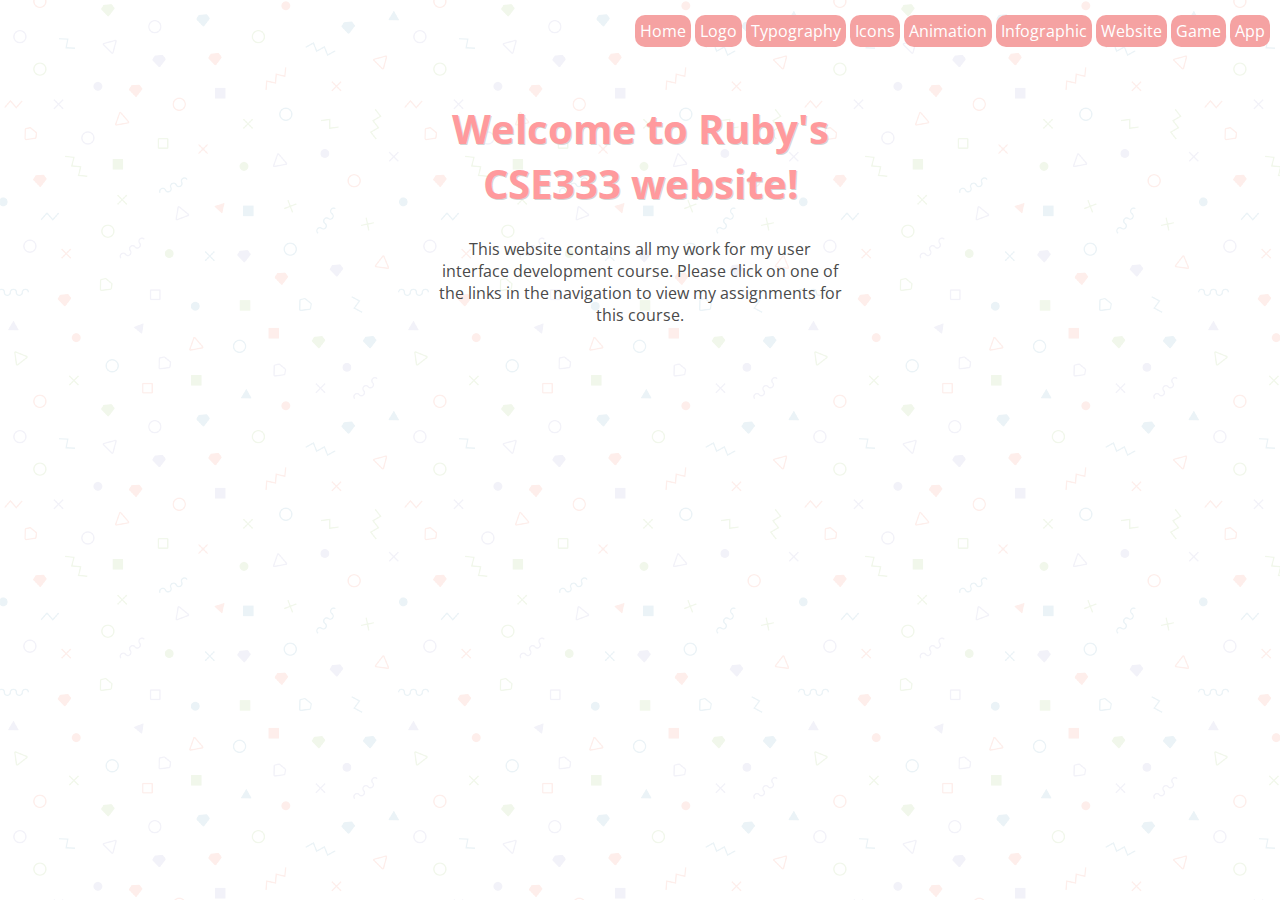
<file: index.html>
<!DOCTYPE html>
<html>
    <head>
        <link href="style.css" type="text/css" rel="stylesheet">
        <style>
            .navigation {
                margin-top: -40px;
            }
            
            h1 {
                padding-top: 10%;
            }
        </style>
    </head>
    <body>
        <div class="navigation">
            <a href="index.html">Home</a>
            <a href="logos/logo.html">Logo</a>
            <a href="typography/typography.html">Typography</a> 
            <a href="icons/icons.html">Icons</a>
            <a href="animation/animation.html"> Animation</a>
            <a href="infographic/infographic.html">Infographic</a>
            <a href="website/websitedoc.html">Website</a>
            <a href="game/game.html">Game</a>
            <a href="app/app.html">App</a>
        </div>
        <p clear="all">
        <div class="content">
        <h1> Welcome to Ruby's CSE333 website! </h1>
        
        This website contains all my work for my user interface development course. Please click on one of the links in the navigation to view my assignments for this course.<p/>
        </div>
        
    </body>
</html>
</file>
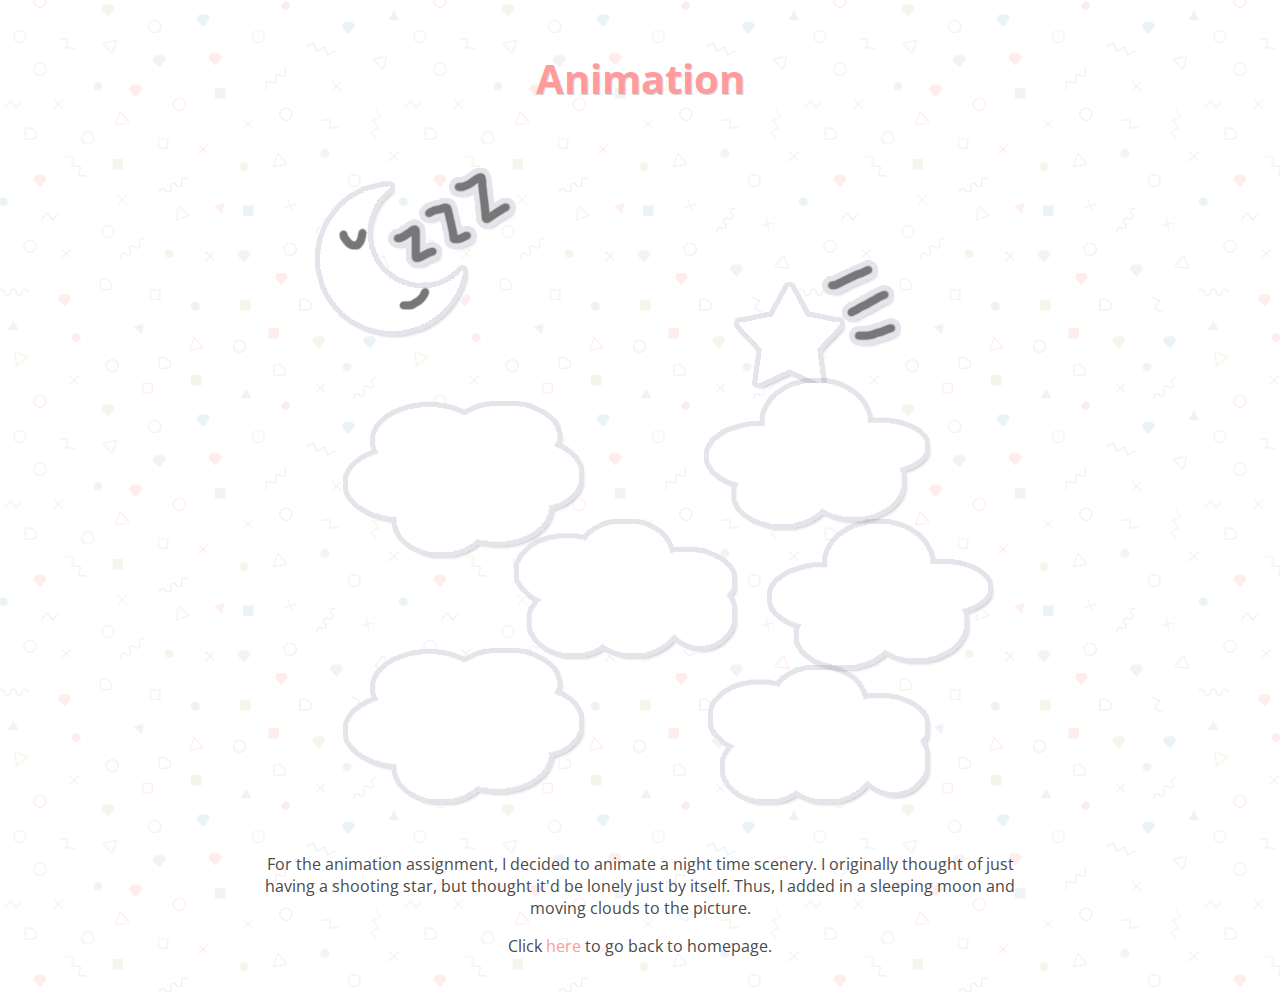
<file: animation.html>
<html><head>
        <link href="style.css" type="text/css" rel="stylesheet">
    </head>
    <body>
        <h1> Animation </h1>
        <div class="container">
            <img src="animation/nightgif.gif">
        </div>
        
        <div class="text">
            For the animation assignment, I decided to animate a night time scenery. I originally thought of just having a shooting star, but thought it'd be lonely just by itself. Thus, I added in a sleeping moon and moving clouds to the picture. 
            <p>
            Click <a href="index.html"> here </a> to go back to homepage. 
        </div>
    

</body></html>
</file>
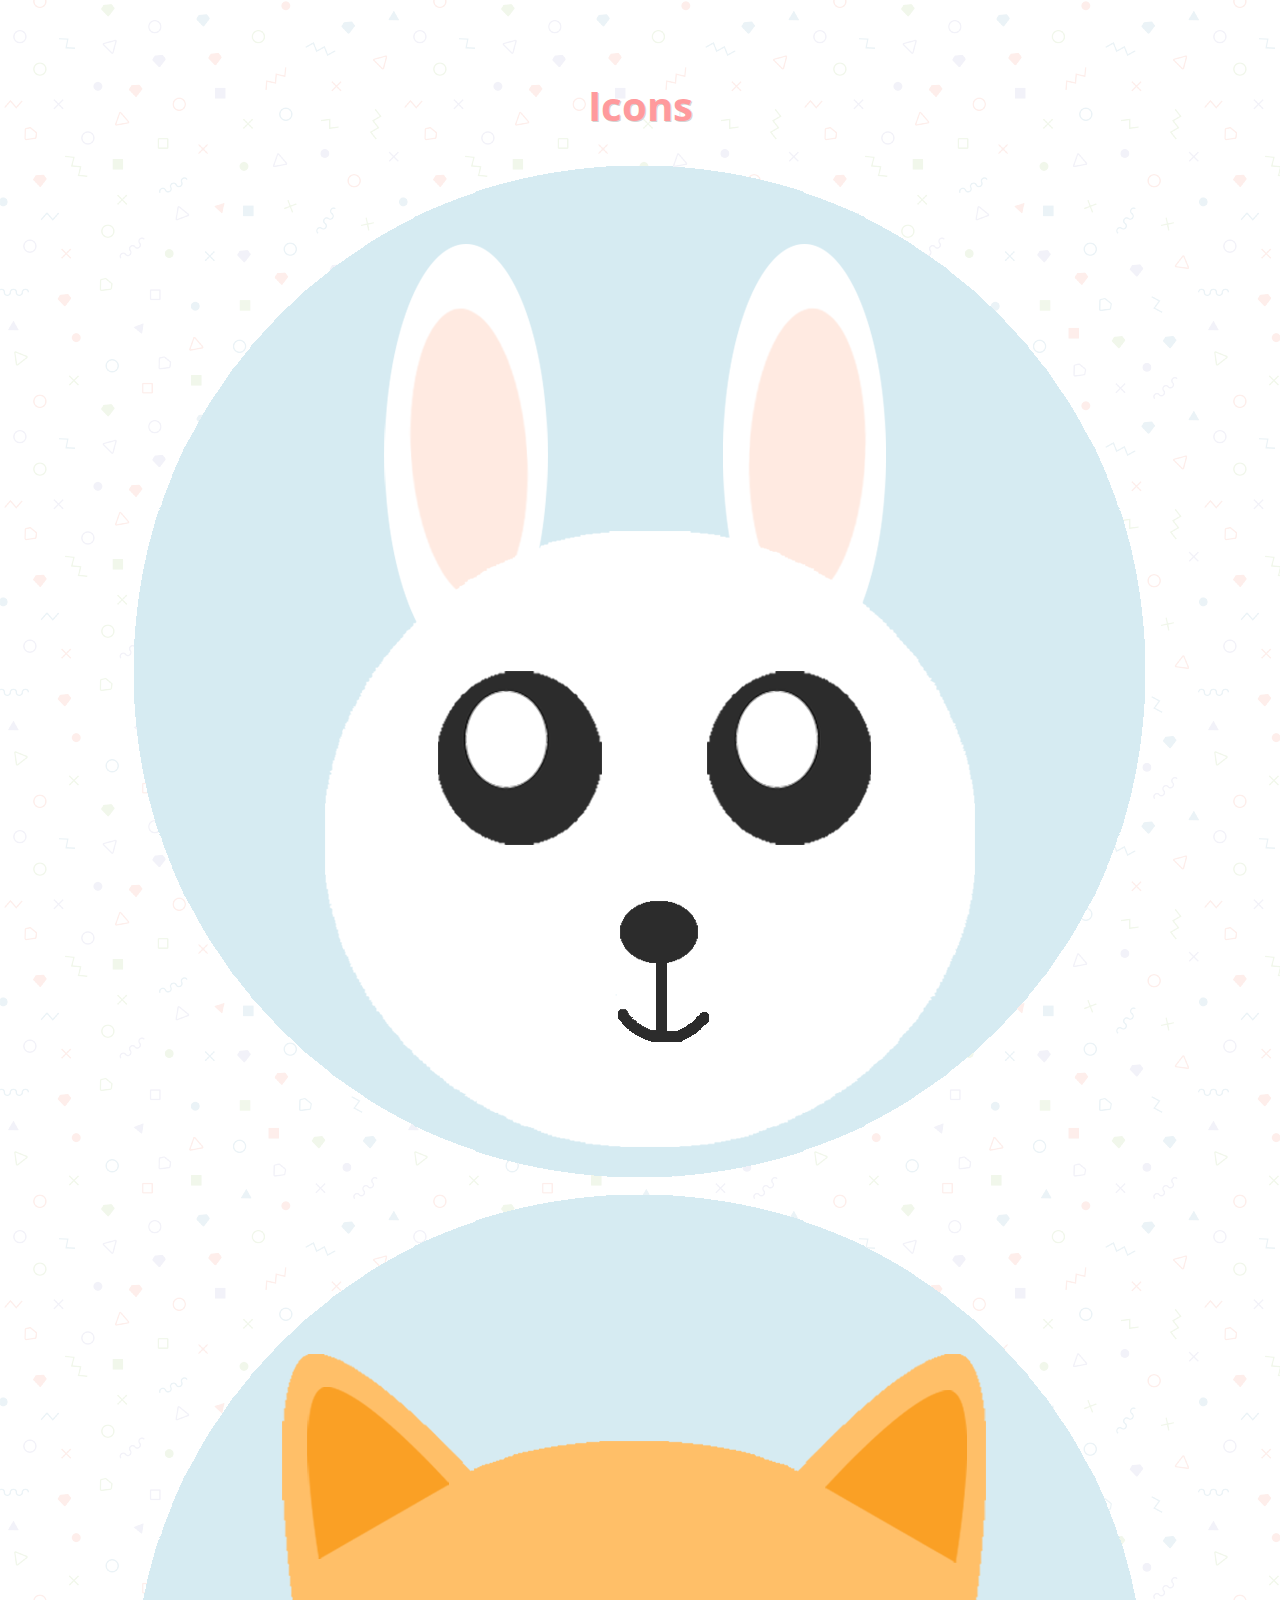
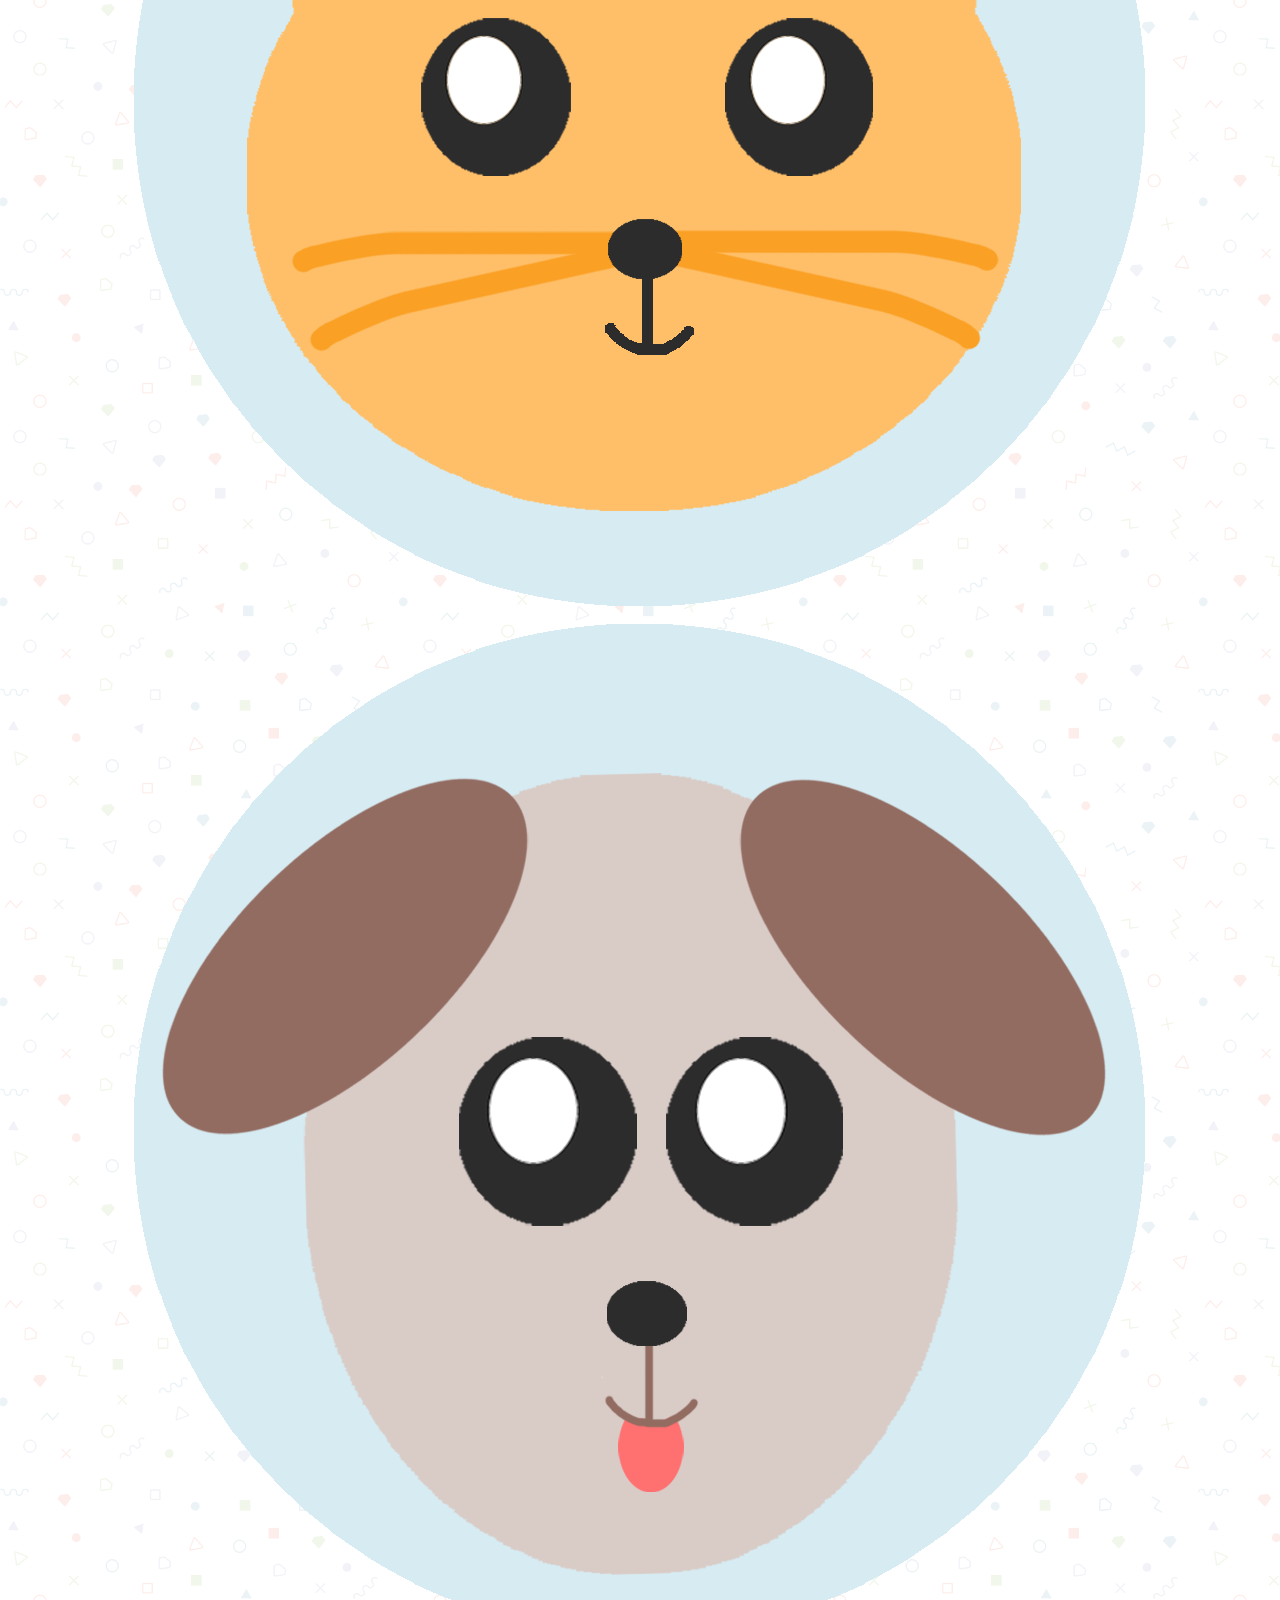
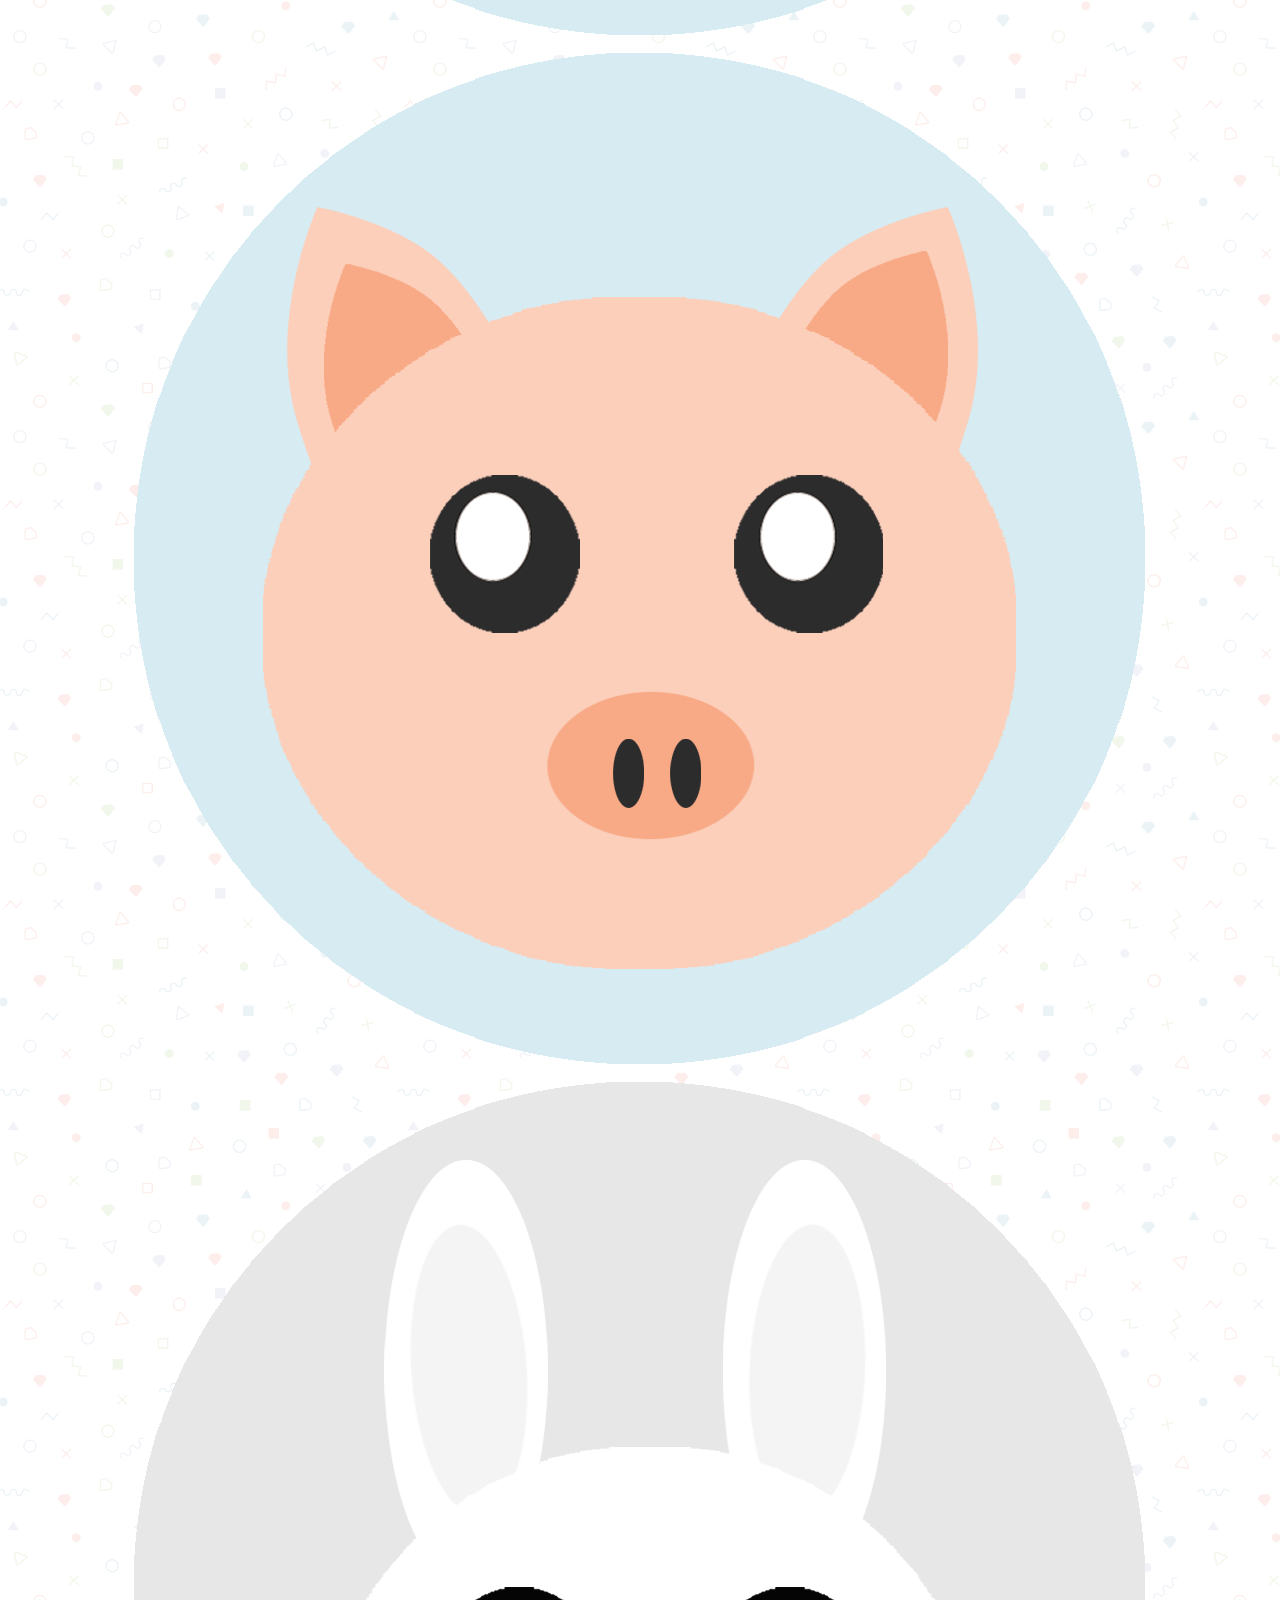
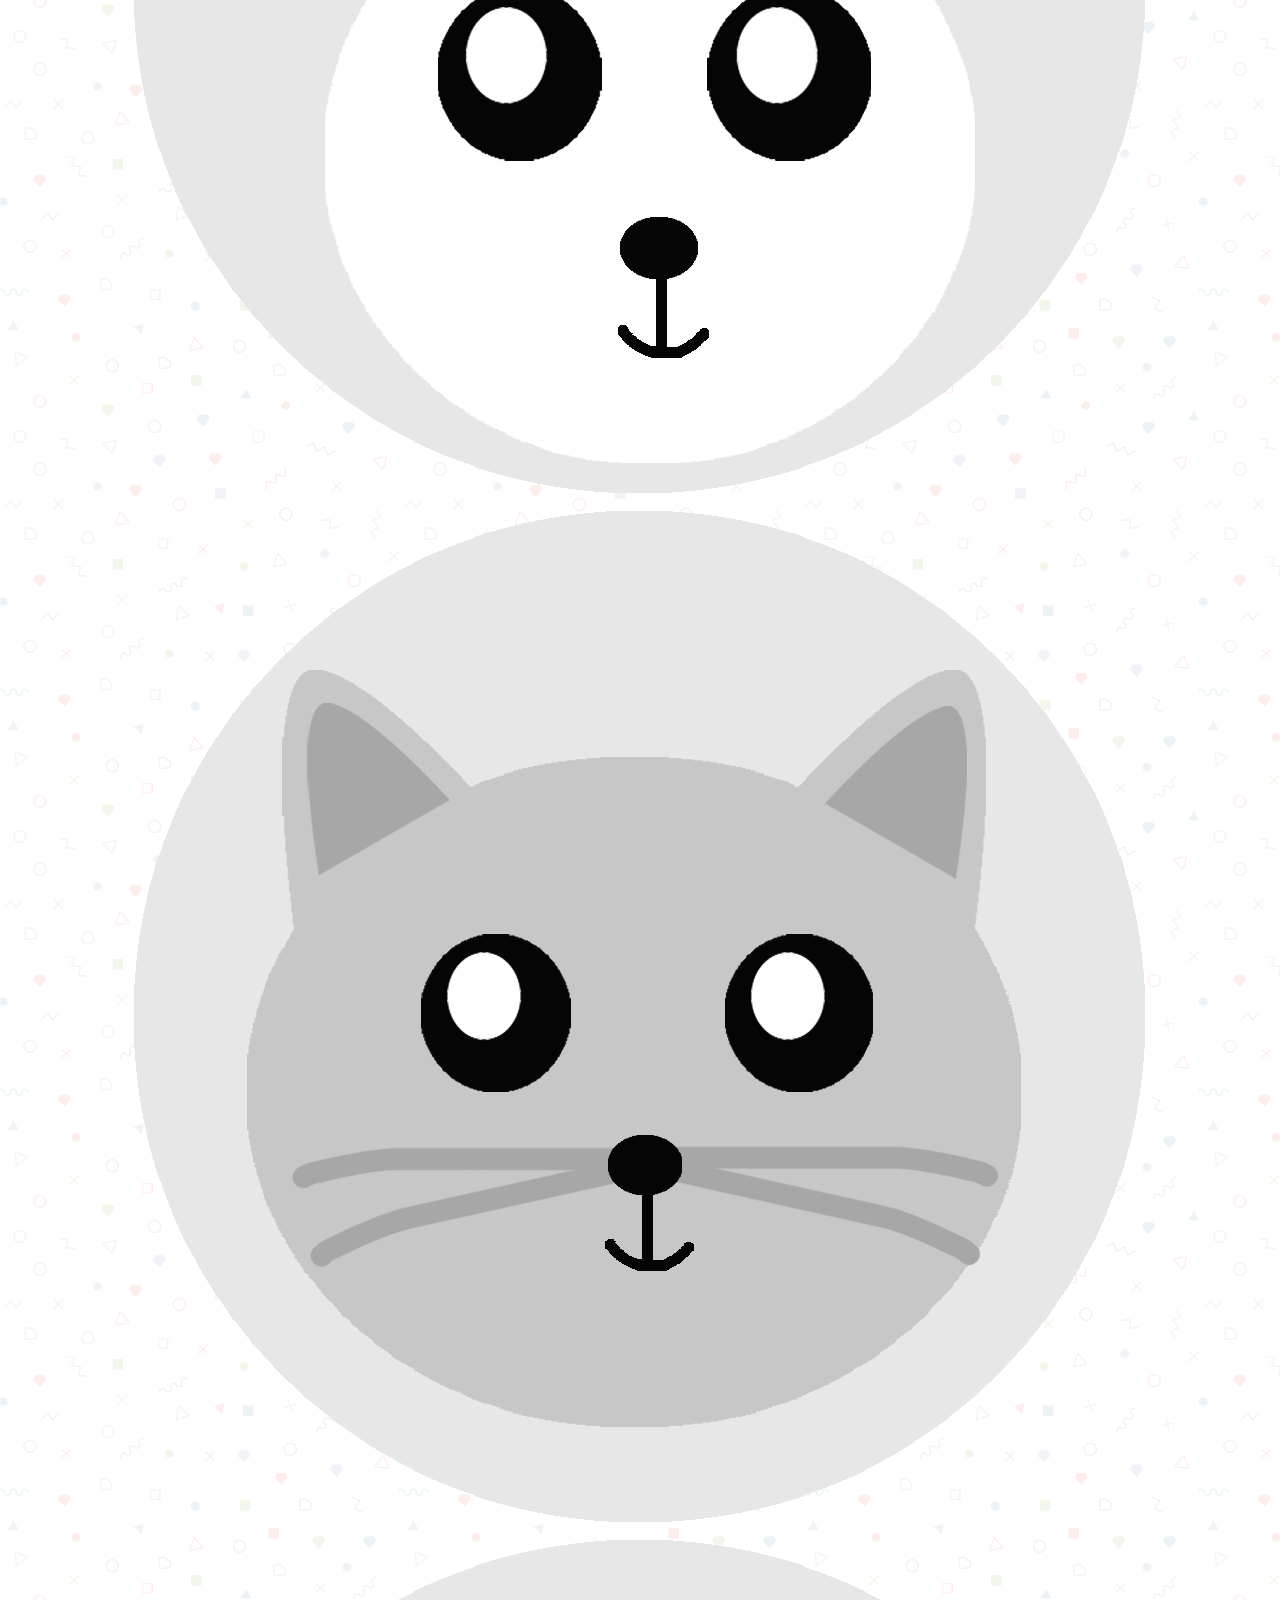
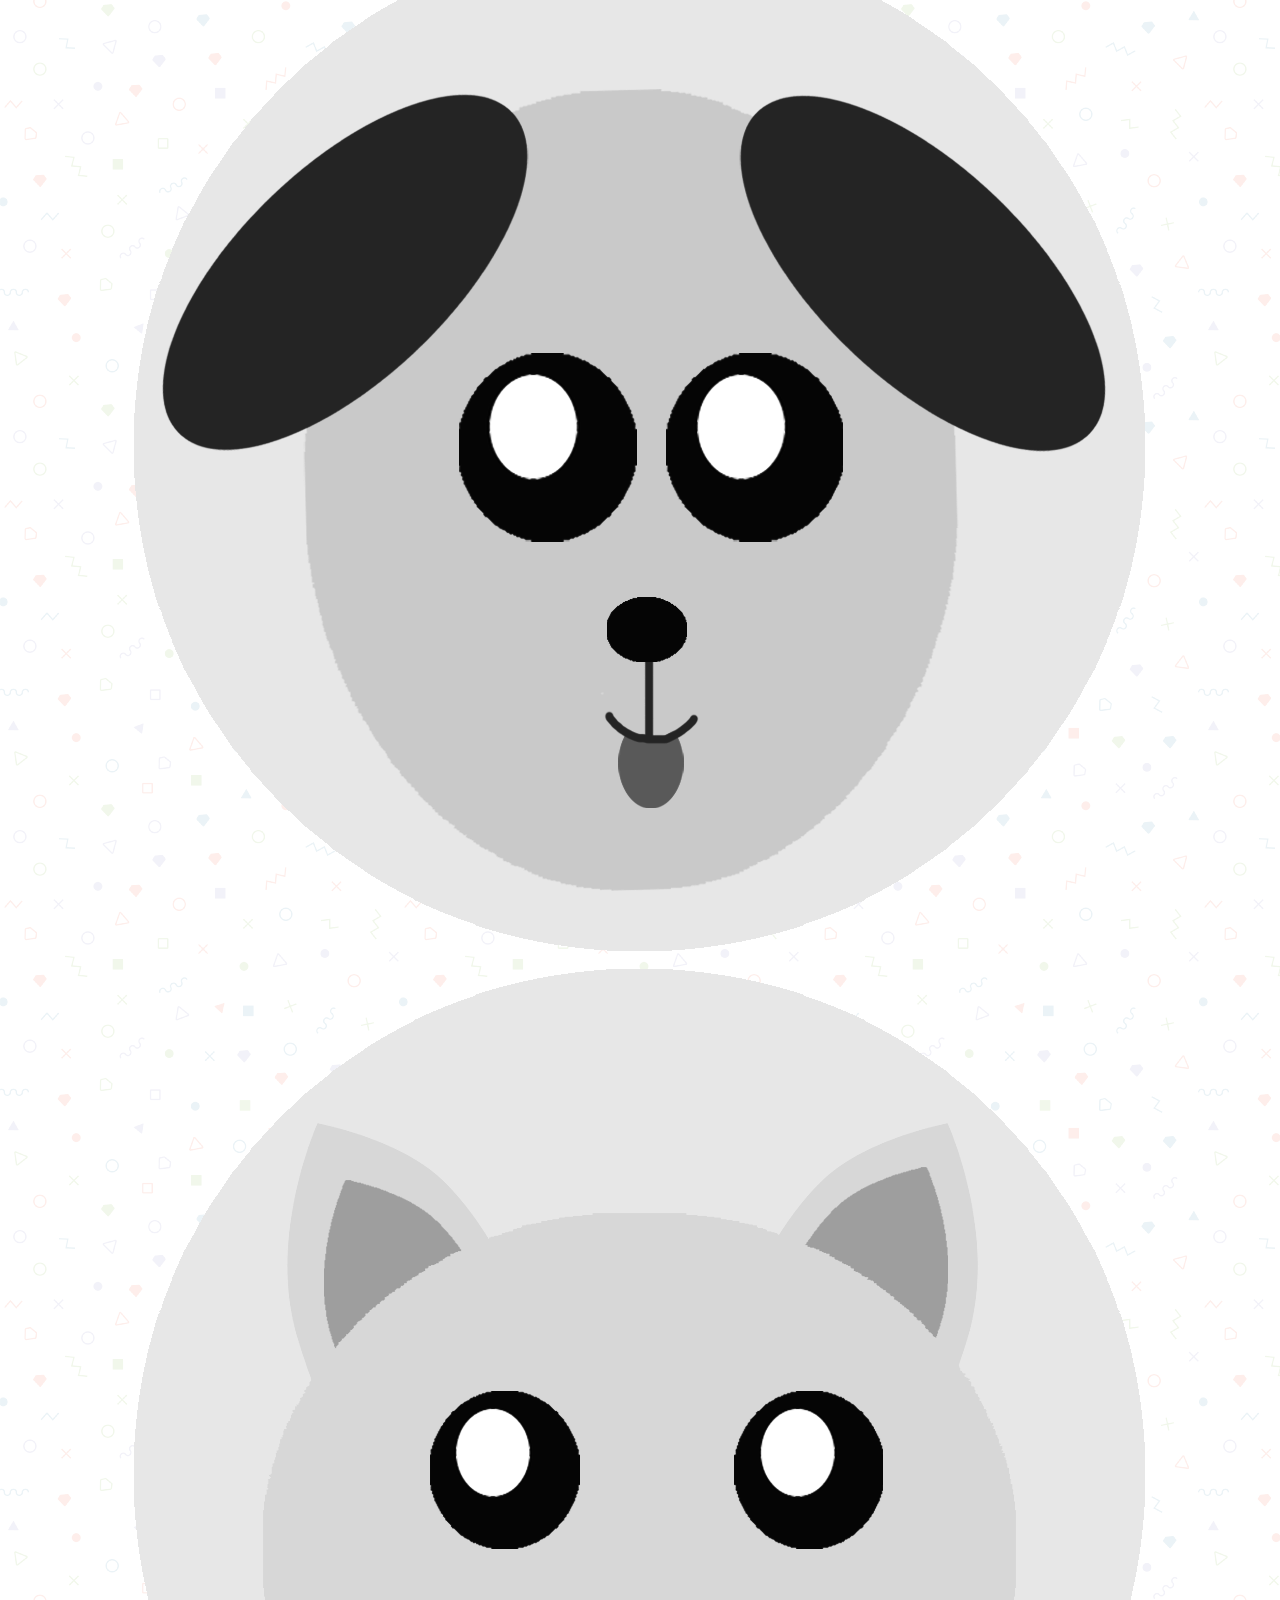
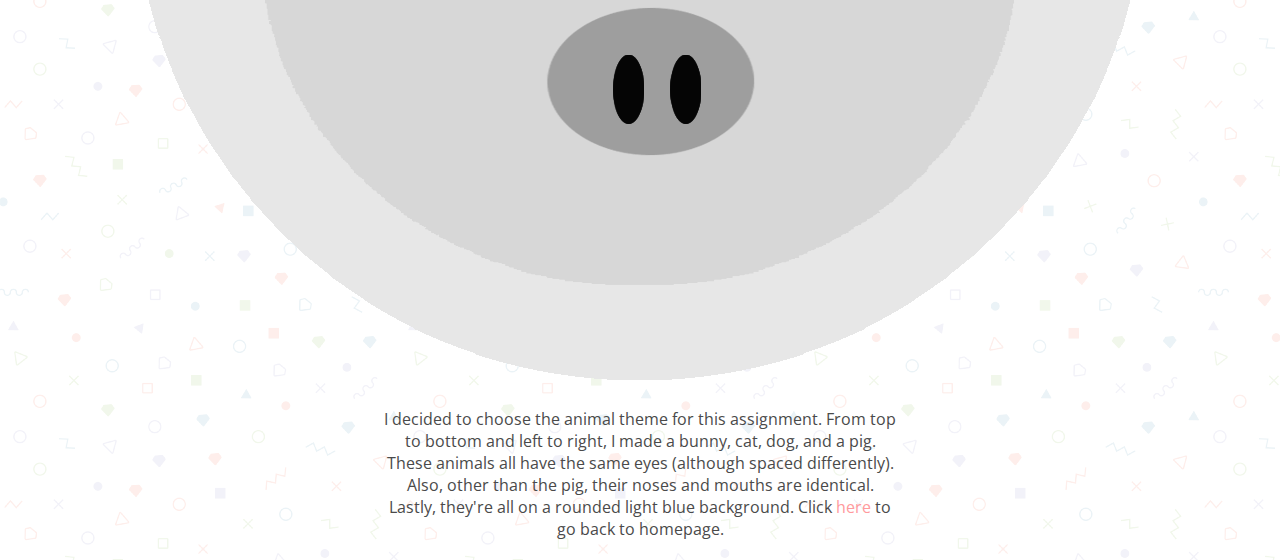
<file: icons.html>
<!DOCTYPE html>
<html>
    <head>
        <link href="style.css" type="text/css" rel="stylesheet">
    </head>
    <body id="icons">
        <h1> Icons </h1>
        <div class="container">
            <img src="icons/bunny.png">
            <img src="icons/cat.png"> 
            <img src="icons/dog.png">
            <img src="icons/pig.png">
        </div>
        
        <div class="container">
            <img src="icons/bunnybw.png">
            <img src="icons/catbw.png">
            <img src="icons/dogbw.png">
            <img src="icons/pigbw.png">
        </div>
        <p>
        
        <div class="text">
            I decided to choose the animal theme for this assignment. From top to bottom and left to right, I made a bunny, cat, dog, and a pig. These animals all have the same eyes (although spaced differently). Also, other than the pig, their noses and mouths are identical. Lastly, they're all on a rounded light blue background. 
            Click <a href="index.html"> here </a> to go back to homepage. 
        </div>
    </body>
</html>
</file>
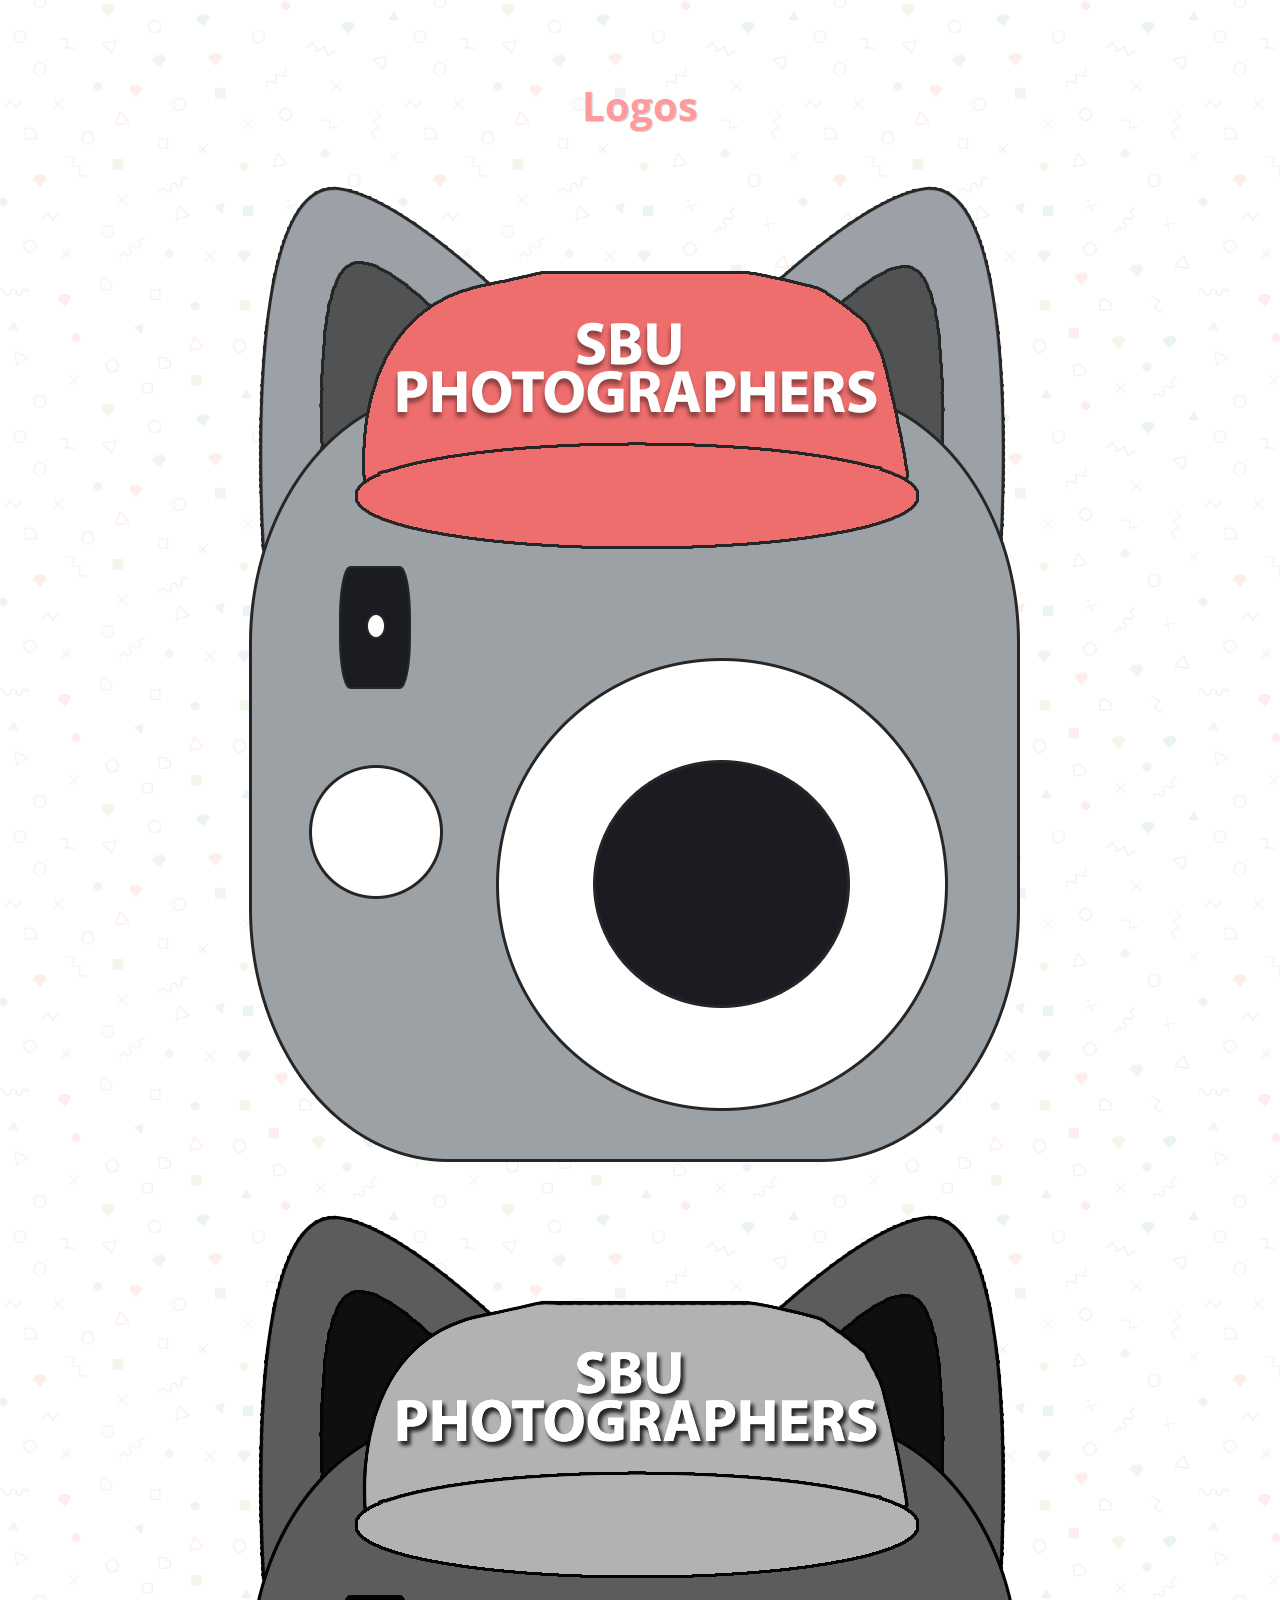
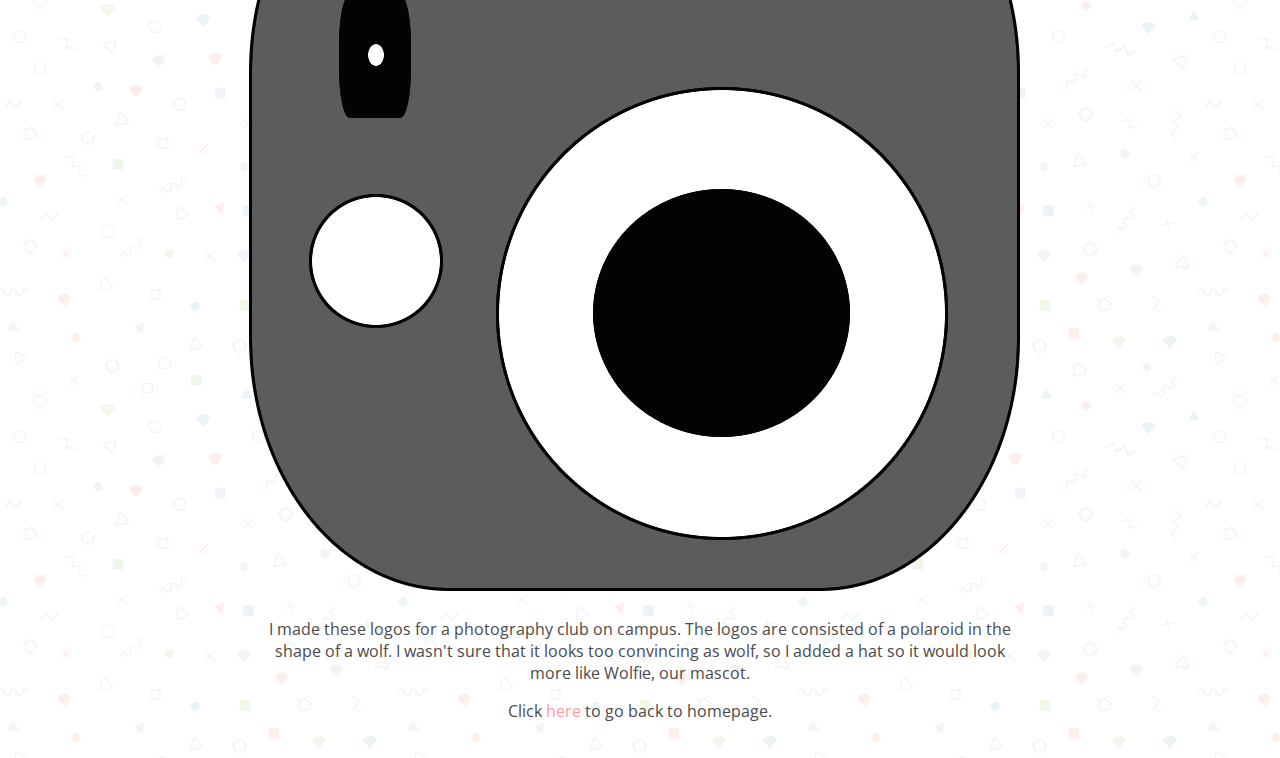
<file: logo.html>
<!DOCTYPE html>
<html>
    <head>
        <link href="style.css" type="text/css" rel="stylesheet">
    </head>
    <body>
        <h1> Logos </h1>
        <div class="container">
            <img src="logos/wolfie.png">
            <img src="logos/wolfiebw.png">
        </div>
        <div class="text">
        I made these logos for a photography club on campus. The logos are consisted of a polaroid in the shape of a wolf. I wasn't sure that it looks too convincing as  wolf, so I added a hat so it would look more like Wolfie, our mascot. <p/>
        Click <a href="index.html"> here </a> to go back to homepage. <p/>
        </div>
    </body>
</html>
</file>
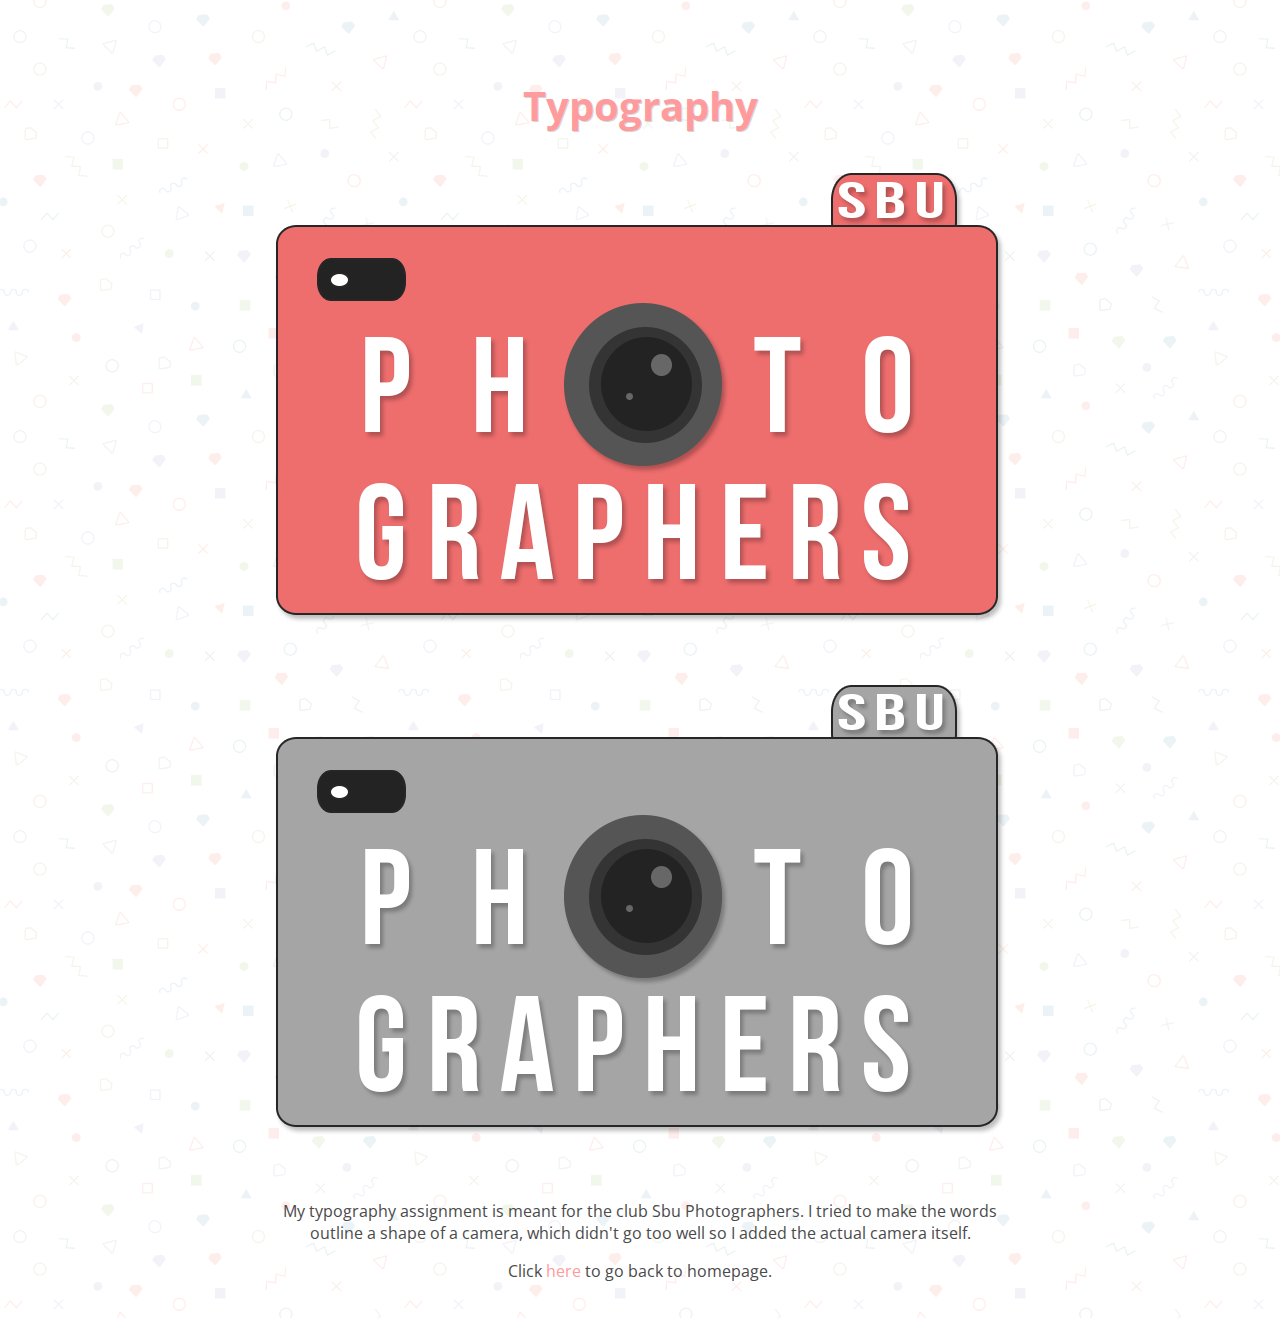
<file: typography.html>
<!DOCTYPE html>
<html>
    <head>
        <link href="style.css" type="text/css" rel="stylesheet">
    </head>
    <body>
        <h1> Typography </h1>
        <div class="container">
            <img src="typography/colortypography.png">
            <img src="typography/bwtypography.png">
        </div>
        <p>
        
        <div class="text">
            My typography assignment is meant for the club Sbu Photographers. I tried to make the words outline a shape of a camera, which didn't go too well so I added the actual camera itself. <p/>
            Click <a href="index.html"> here </a> to go back to homepage. 
        </div>
    </body>
</html>
</file>
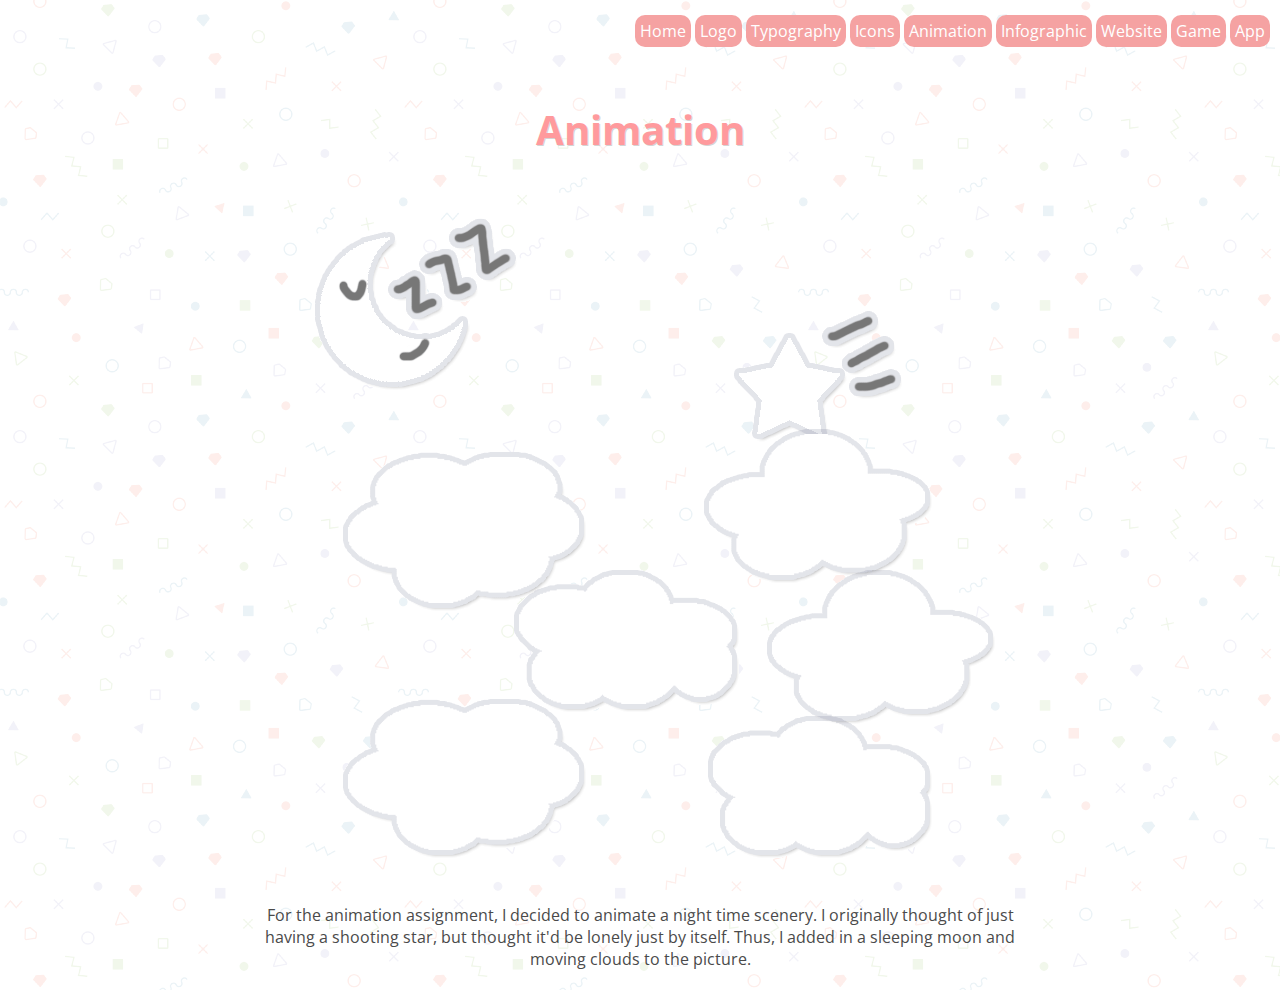
<file: animation/animation.html>
<html>
    <head>
        <link href="../style.css" type="text/css" rel="stylesheet">
        <style>
            .navigation {
                margin-top: 20px;
            }
            
            h1 {
                padding-top: 10%;
            }

        </style>
    </head>
    <body>
        <div class="navigation">
            <a href="../index.html">Home</a>
            <a href="../logos/logo.html">Logo</a>
            <a href="../typography/typography.html">Typography</a> 
            <a href="../icons/icons.html">Icons</a>
            <a href="../animation/animation.html"> Animation</a>
            <a href="../infographic/infographic.html">Infographic</a>
            <a href="../website/websitedoc.html">Website</a>
            <a href="../game/game.html">Game</a>
            <a href="../app/app.html">App</a>
        </div>
        <h1> Animation </h1>
        <div class="container">
            <img src="nightgif.gif">
        </div>
        
        <div class="text">
            For the animation assignment, I decided to animate a night time scenery. I originally thought of just having a shooting star, but thought it'd be lonely just by itself. Thus, I added in a sleeping moon and moving clouds to the picture. 
        </div>
    </body>
</html>
</file>
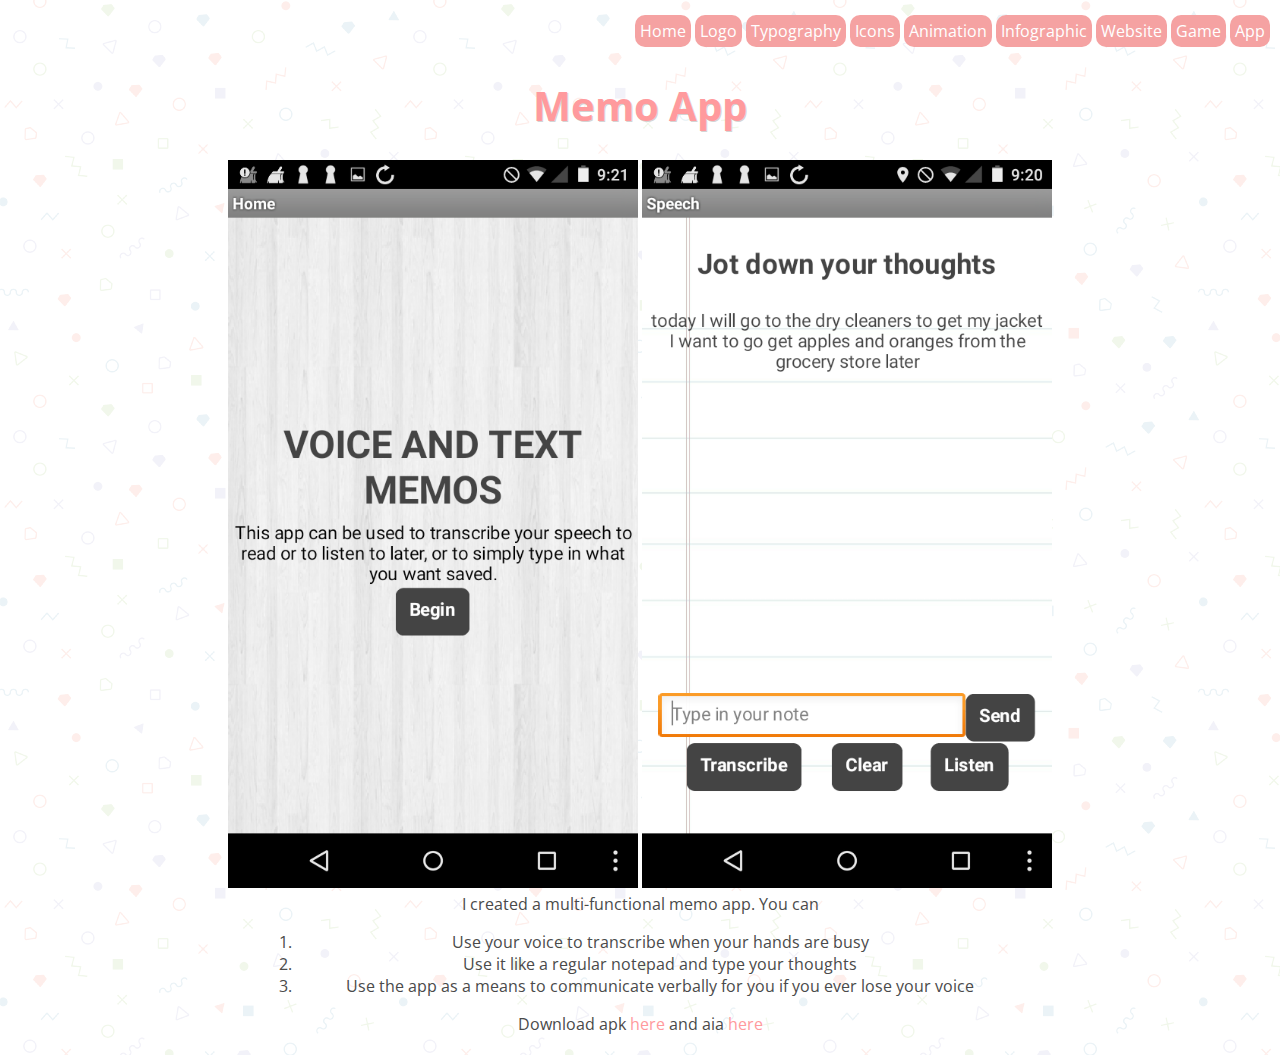
<file: app/app.html>
<!DOCTYPE html>
<html>
    <head>
        <link href="../style.css" type="text/css" rel="stylesheet">
    </head>
    <body class="two">
         <div class="navigation">
            <a href="../index.html">Home</a>
            <a href="../logos/logo.html">Logo</a>
            <a href="../typography/typography.html">Typography</a> 
            <a href="../icons/icons.html">Icons</a>
            <a href="../animation/animation.html"> Animation</a>
            <a href="../infographic/infographic.html">Infographic</a>
            <a href="../website/websitedoc.html">Website</a>
            <a href="../game/game.html">Game</a>
            <a href="../app/app.html">App</a>
        </div>
        
        <h1> Memo App </h1>
        <div class="container">
            <img src="home.png">
            <img src="usage.png">
        </div>
        
        <div class="text">
            I created a multi-functional memo app. You can <br>
            <ol>
                <li> Use your voice to transcribe when your hands are busy</li>
                <li> Use it like a regular notepad and type your thoughts </li>
                <li> Use the app as a means to communicate verbally for you if you ever lose your voice </li>
            </ol>
            

            Download apk <a href="https://github.com/rubydong/UserInterface/blob/master/app/memo.apk" target="_blank"> here </a> and aia <a href="https://github.com/rubydong/UserInterface/blob/master/app/memo.aia" target="_blank">here</a>
        </div>
    </body>
</html>
</file>
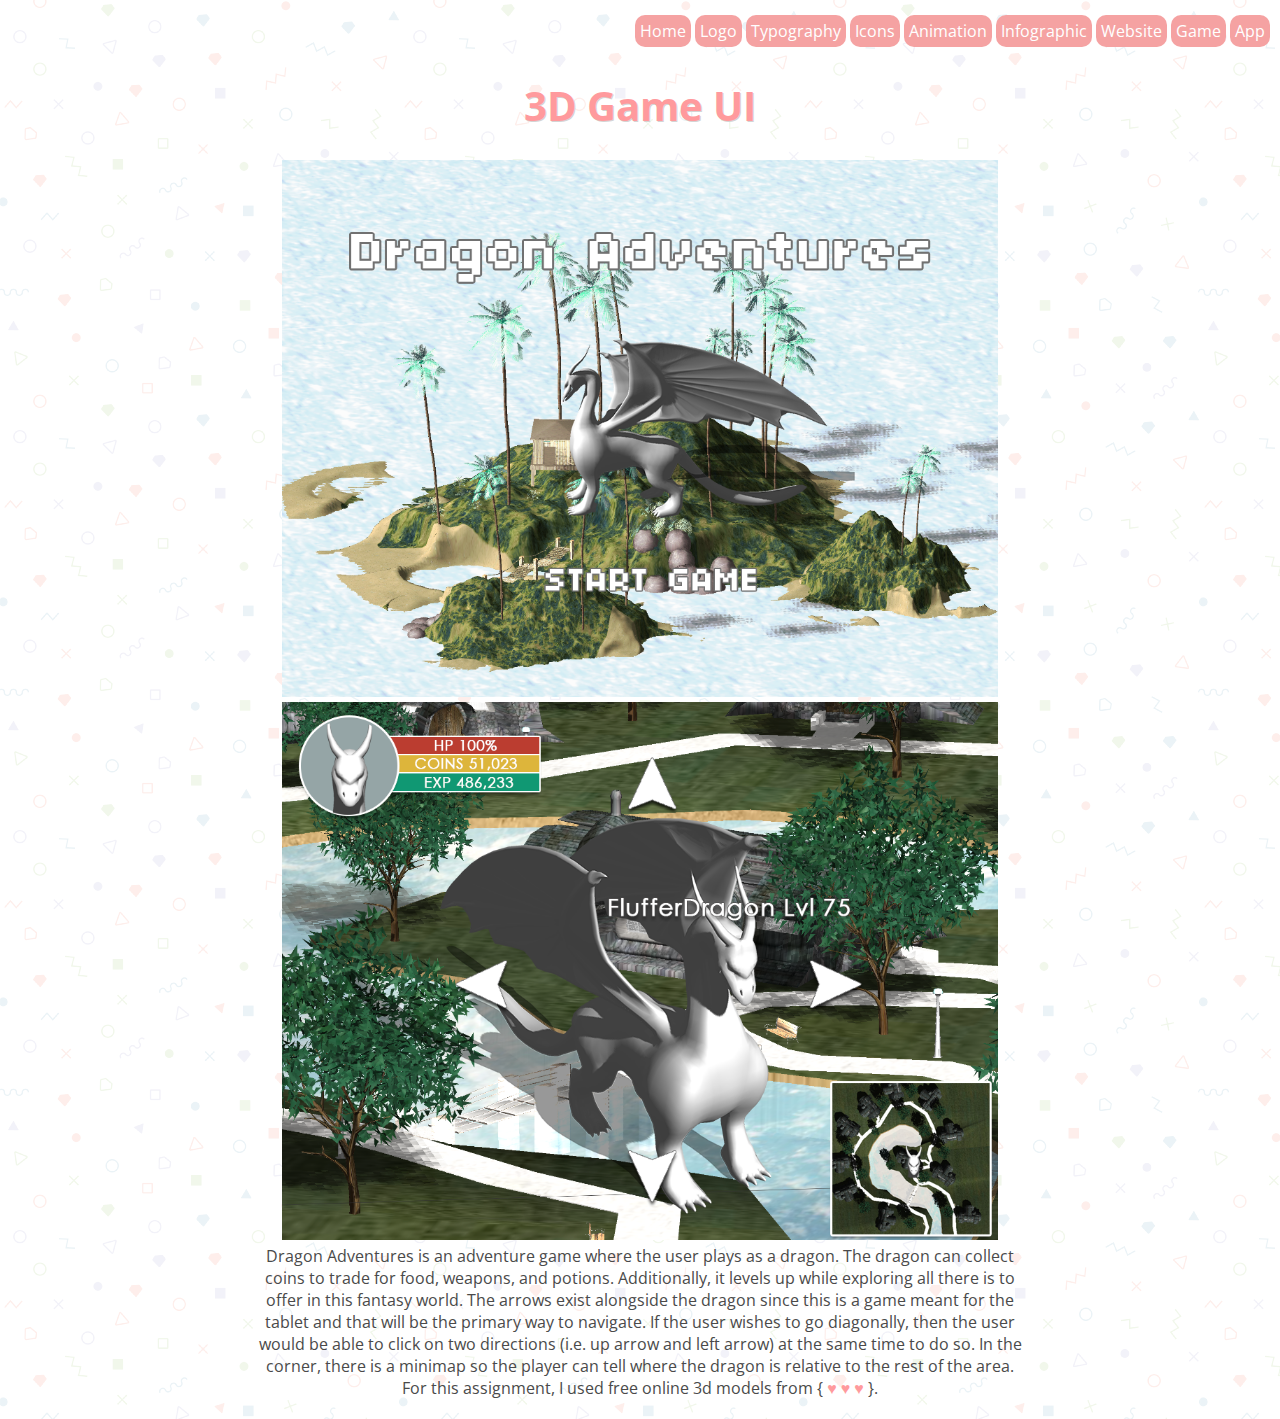
<file: game/game.html>
<!DOCTYPE html>
<html>
    <head>
        <meta http-equiv="content-type" content="text/html; charset=utf-8">
        <link href="../style.css" type="text/css" rel="stylesheet">
    </head>
    <body>
         <div class="navigation">
            <a href="../index.html">Home</a>
            <a href="../logos/logo.html">Logo</a>
            <a href="../typography/typography.html">Typography</a> 
            <a href="../icons/icons.html">Icons</a>
            <a href="../animation/animation.html"> Animation</a>
            <a href="../infographic/infographic.html">Infographic</a>
            <a href="../website/websitedoc.html">Website</a>
            <a href="../game/game.html">Game</a>
            <a href="../app/app.html">App</a>
        </div>
        <h1> 3D Game UI </h1>
        <div class="container" id="game">
            <img src="dragonstartscreen.png">
            <img src="dragonlevelscreen.png">
        </div>
        
        <div class="text">
            Dragon Adventures is an adventure game where the user plays as a dragon. The dragon can collect coins to trade for food, weapons, and potions. Additionally, it levels up while exploring all there is to offer in this fantasy world. The arrows exist alongside the dragon since this is a game meant for the tablet and that will be the primary way to navigate. If the user wishes to go diagonally, then the user would be able to click on two directions (i.e. up arrow and left arrow) at the same time to do so. In the corner, there is a minimap so the player can tell where the dragon is relative to the rest of the area. For this assignment, I used free online 3d models from 
            { <a href="https://free3d.com/3d-model/dragon-27353.html">♥</a> 
            <a href="https://free3d.com/3d-model/habitat-92094.html">♥</a>  
            <a href="https://free3d.com/3d-model/small-tropical-island-73753.html">♥</a> }.
        </div>
    </body>
</html>
</file>
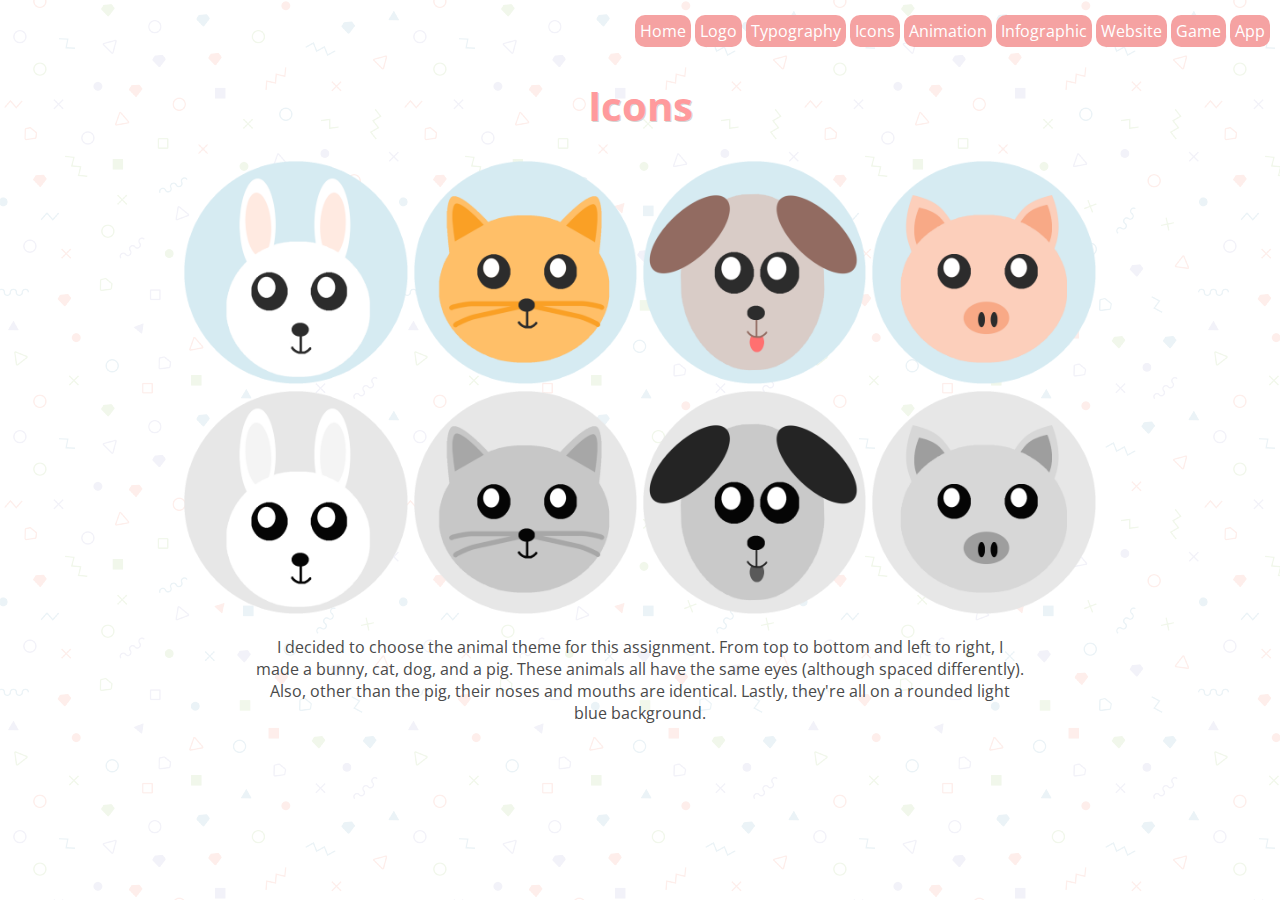
<file: icons/icons.html>
<!DOCTYPE html>
<html>
    <head>
        <link href="../style.css" type="text/css" rel="stylesheet">
    </head>
    <body class="four">
         <div class="navigation">
            <a href="../index.html">Home</a>
            <a href="../logos/logo.html">Logo</a>
            <a href="../typography/typography.html">Typography</a> 
            <a href="../icons/icons.html">Icons</a>
            <a href="../animation/animation.html"> Animation</a>
            <a href="../infographic/infographic.html">Infographic</a>
            <a href="../website/websitedoc.html">Website</a>
            <a href="../game/game.html">Game</a>
             <a href="../app/app.html">App</a>
        </div>
        <h1> Icons </h1>
        <div class="container">
            <img src="bunny.png">
            <img src="cat.png"> 
            <img src="dog.png">
            <img src="pig.png">
        </div>
        
        <div class="container">
            <img src="bunnybw.png">
            <img src="catbw.png">
            <img src="dogbw.png">
            <img src="pigbw.png">
        </div>
        <p>
        
        <div class="text">
            I decided to choose the animal theme for this assignment. From top to bottom and left to right, I made a bunny, cat, dog, and a pig. These animals all have the same eyes (although spaced differently). Also, other than the pig, their noses and mouths are identical. Lastly, they're all on a rounded light blue background. 
        </div>
    </body>
</html>
</file>
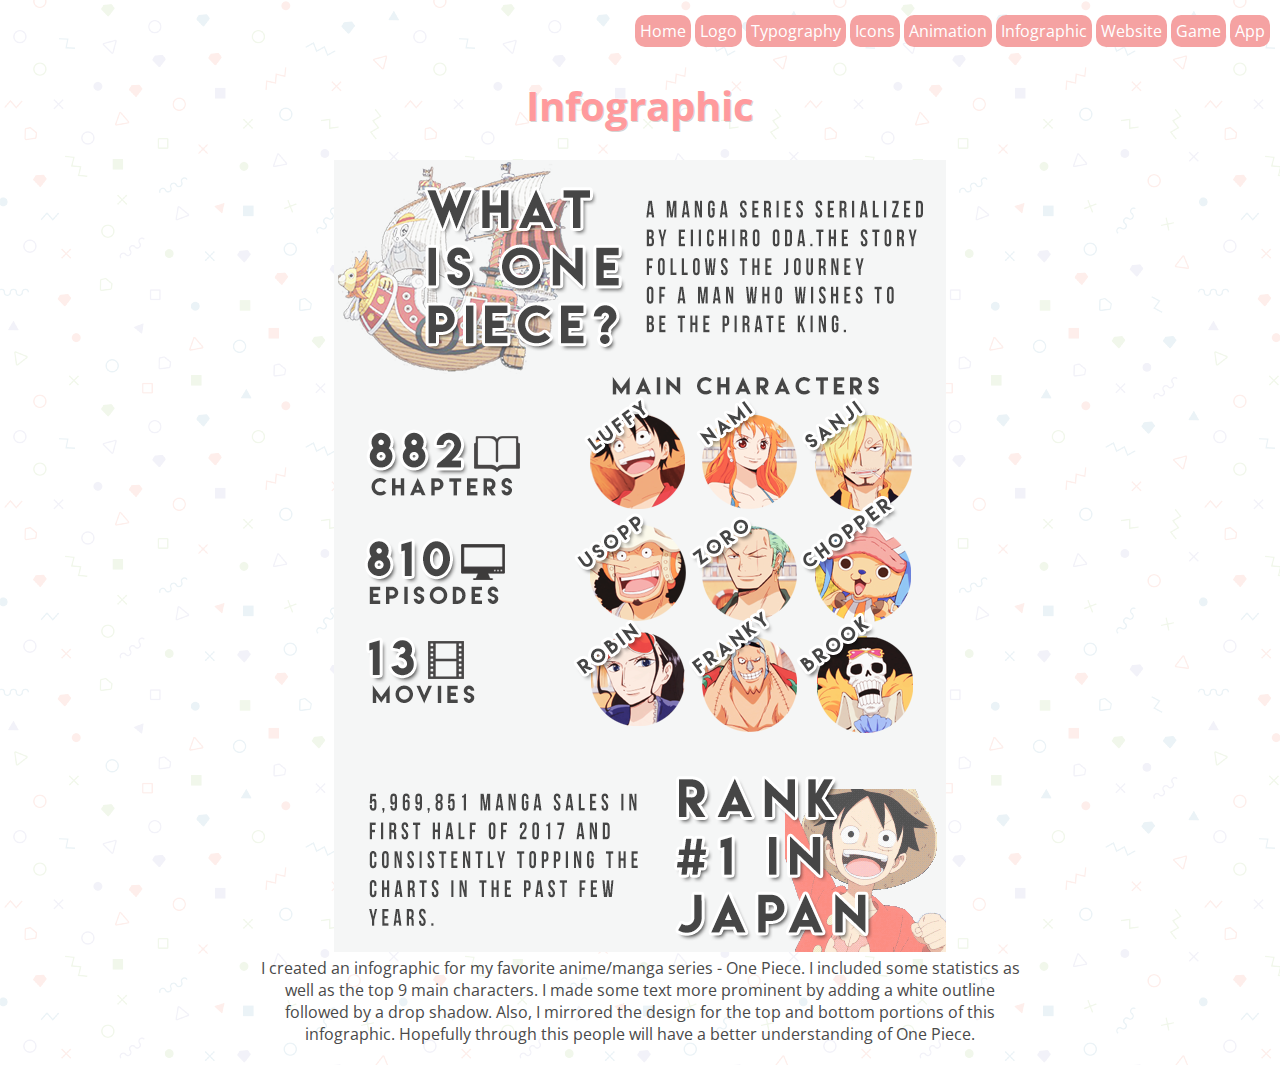
<file: infographic/infographic.html>
<!DOCTYPE html>
<html>
    <head>
        <link href="../style.css" type="text/css" rel="stylesheet">
    </head>
    <body>
         <div class="navigation">
            <a href="../index.html">Home</a>
            <a href="../logos/logo.html">Logo</a>
            <a href="../typography/typography.html">Typography</a> 
            <a href="../icons/icons.html">Icons</a>
            <a href="../animation/animation.html"> Animation</a>
            <a href="../infographic/infographic.html">Infographic</a>
            <a href="../website/websitedoc.html">Website</a>
            <a href="../game/game.html">Game</a>
            <a href="../app/app.html">App</a>
        </div>
        <h1> Infographic </h1>
        <div class="container">
            <img src="infographic.png">
        </div>
        
        <div class="text">
            I created an infographic for my favorite anime/manga series - One Piece. I included some statistics as well as the top 9 main characters. I made some text more prominent by adding a white outline followed by a drop shadow. Also, I mirrored the design for the top and bottom portions of this infographic. Hopefully through this people will have a better understanding of One Piece.
        </div>
    </body>
</html>
</file>
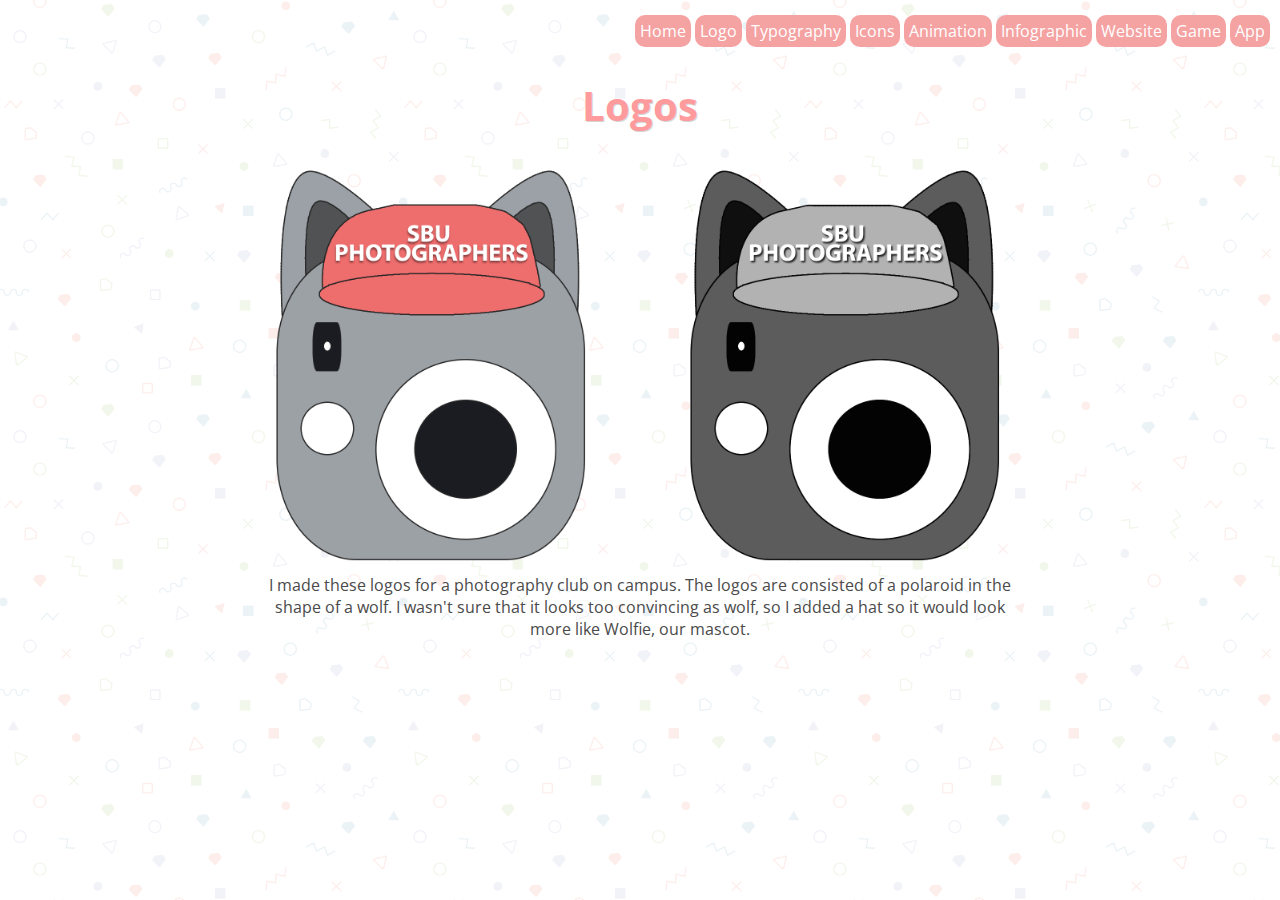
<file: logos/logo.html>
<!DOCTYPE html>
<html>
    <head>
        <link href="../style.css" type="text/css" rel="stylesheet">
    </head>
    <body class="two">
        <div class="navigation">
            <a href="../index.html">Home</a>
            <a href="../logos/logo.html">Logo</a>
            <a href="../typography/typography.html">Typography</a> 
            <a href="../icons/icons.html">Icons</a>
            <a href="../animation/animation.html"> Animation</a>
            <a href="../infographic/infographic.html">Infographic</a>
            <a href="../website/websitedoc.html">Website</a>
            <a href="../game/game.html">Game</a>
            <a href="../app/app.html">App</a>
        </div>
        <h1> Logos </h1>
        <div class="container">
            <img src="wolfie.png">
            <img src="wolfiebw.png">
        </div>
        <div class="text">
        I made these logos for a photography club on campus. The logos are consisted of a polaroid in the shape of a wolf. I wasn't sure that it looks too convincing as  wolf, so I added a hat so it would look more like Wolfie, our mascot. <p/>
        </div>
    </body>
</html>
</file>
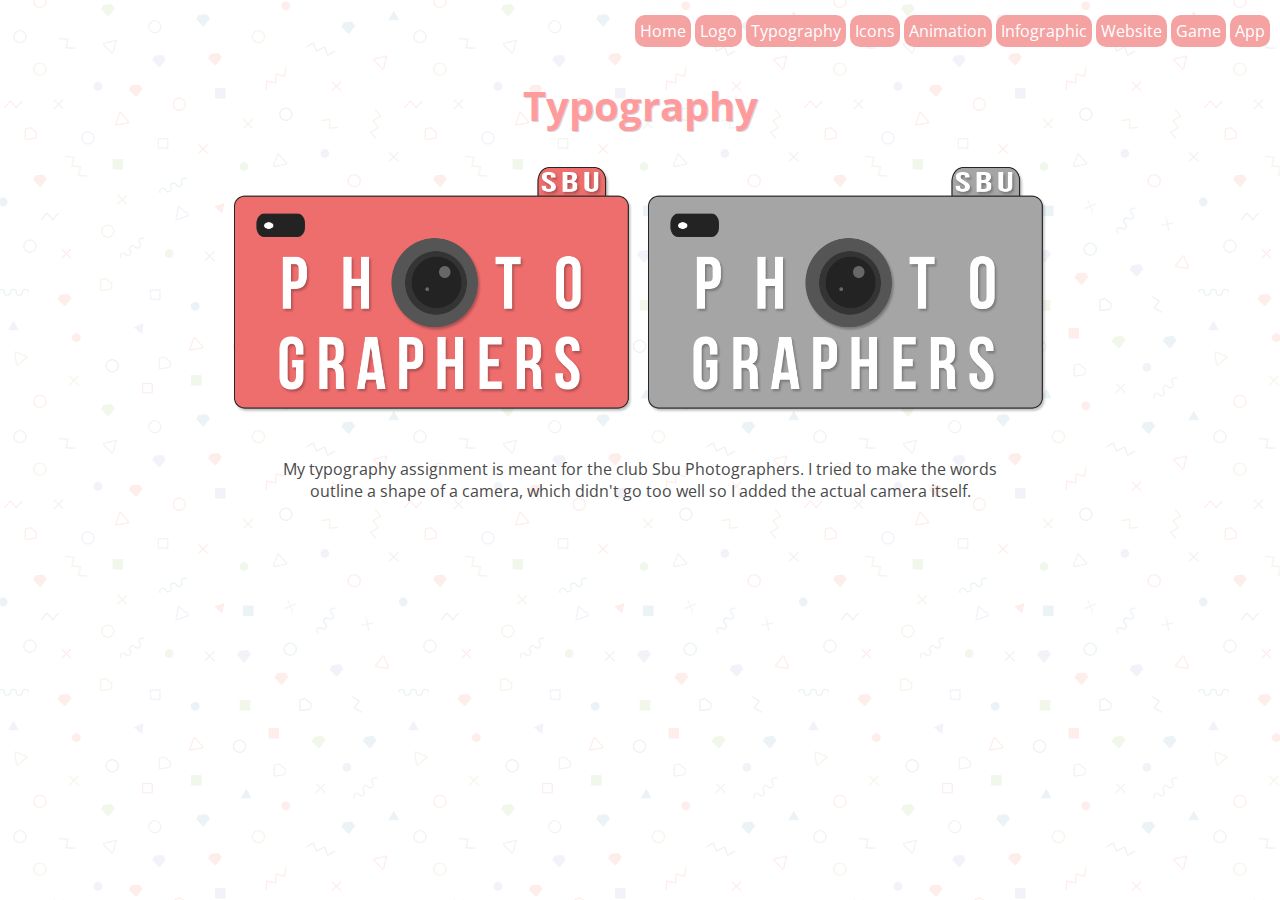
<file: typography/typography.html>
<!DOCTYPE html>
<html>
    <head>
        <link href="../style.css" type="text/css" rel="stylesheet">
    </head>
    <body class="two">
        <div class="navigation">
            <a href="../index.html">Home</a>
            <a href="../logos/logo.html">Logo</a>
            <a href="../typography/typography.html">Typography</a> 
            <a href="../icons/icons.html">Icons</a>
            <a href="../animation/animation.html"> Animation</a>
            <a href="../infographic/infographic.html">Infographic</a>
            <a href="../website/websitedoc.html">Website</a>
            <a href="../game/game.html">Game</a>
            <a href="../app/app.html">App</a>
        </div>
        <h1> Typography </h1>
        <div class="container">
            <img src="colortypography.png">
            <img src="bwtypography.png">
        </div>
        <p>
        
        <div class="text">
            My typography assignment is meant for the club Sbu Photographers. I tried to make the words outline a shape of a camera, which didn't go too well so I added the actual camera itself. 
        </div>
    </body>
</html>
</file>
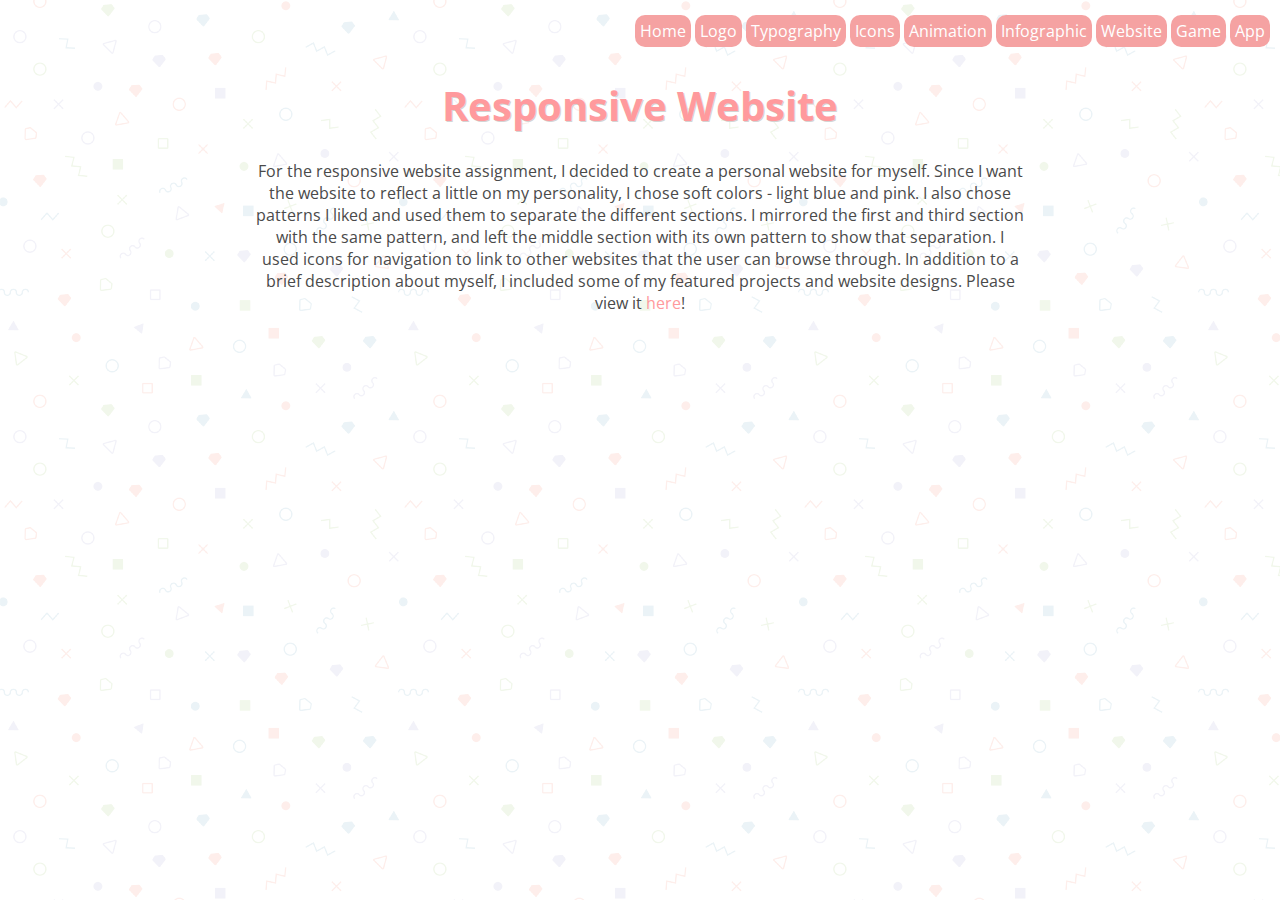
<file: website/websitedoc.html>
<!DOCTYPE html>
<html>
    <head>
        <link href="../style.css" type="text/css" rel="stylesheet">
    </head>
    <body class="four">
         <div class="navigation">
            <a href="../index.html">Home</a>
            <a href="../logos/logo.html">Logo</a>
            <a href="../typography/typography.html">Typography</a> 
            <a href="../icons/icons.html">Icons</a>
            <a href="../animation/animation.html"> Animation</a>
            <a href="../infographic/infographic.html">Infographic</a>
            <a href="../website/websitedoc.html">Website</a>
            <a href="../game/game.html">Game</a>
            <a href="../app/app.html">App</a>
        </div>
        <h1> Responsive Website </h1>
        
        <div class="text">
            For the responsive website assignment, I decided to create a personal website for myself. Since I want the website to reflect a little on my personality, I chose soft colors - light blue and pink. I also chose patterns I liked and used them to separate the different sections. I mirrored the first and third section with the same pattern, and left the middle section with its own pattern to show that separation. I used icons for navigation to link to other websites that the user can browse through. In addition to a brief description about myself, I included some of my featured projects and website designs. Please view it <a href="http://rubydong.me"  target="_blank">here</a>!
        </div>
    </body>
</html>
</file>
<file: style.css>
@import url('https://fonts.googleapis.com/css?family=Open+Sans');

body {
    background-color: #FFFEFA;
    background: url("shapes.png");
    font-family: 'Open Sans';
    text-align: center;
    width:80%;
    margin: 0 auto;
    color: #4A4A4A;
}

.four img{
    width: 22%;
}
#icons .text {
    width: 50%;
}

.two img {
    width: 40%;
}

.one img {
    width: 70%;
}
.container {
    display: inline;
}

.text {
    width: 75%;
    margin: 0 auto;
    padding-bottom: 20px;
}

a {
    color: #FF9A9D;
    text-decoration: none;
}

h1 {
    color: #FF9A9D;
    text-shadow: 1px 1px #D4D4D4;
    font-size: 40px;
    padding-top: 5%;
}

.navigation a {
    background-color: #F5A2A2;
    color: #FFFFFF;
    padding: 5px;
    border-radius: 10px;
}

navigation a:hover {
    background-color: #F2ACAC;
    transition: 300ms ease-in-out;
}

.navigation {
    margin-top: -7px;
    right: 10px;
    position: absolute;
}

.content {
    margin: auto;
    margin-top: 60px;
    width:40%;
}

#game img{
    width: 70%;
    
}
</file>
